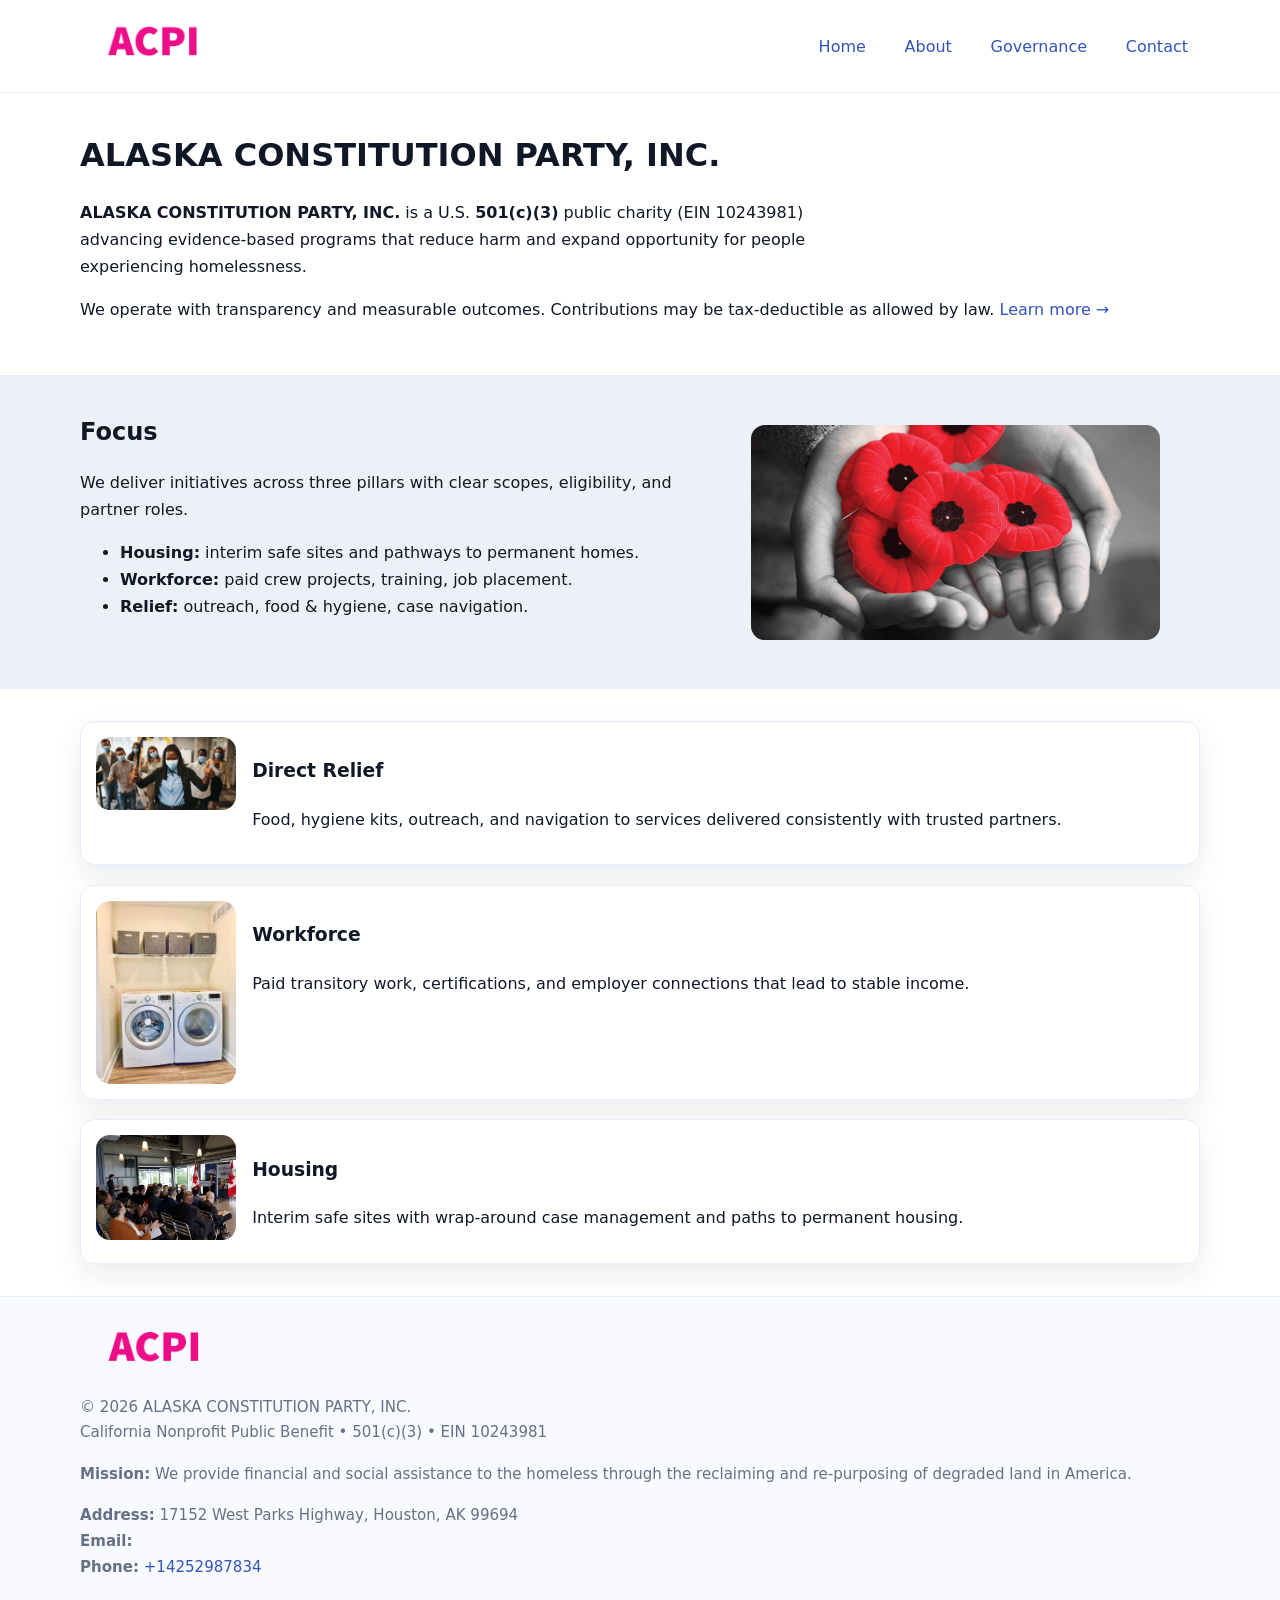
<file: index.html>
<!doctype html>
<html lang="en">
<head>
<meta charset="utf-8"/><meta name="viewport" content="width=device-width,initial-scale=1"/>
<title>ALASKA CONSTITUTION PARTY, INC. – Nonprofit • 2025</title>
<link rel="stylesheet" href="assets/styles.css"/><link rel="icon" href="images/logo.png">
<meta name="data-ein" content="10243981"><meta name="data-name" content="ALASKA CONSTITUTION PARTY, INC.">
<meta name="data-email" content=""><meta name="data-phone" content="+14252987834">
<meta name="data-address" content="17152 West Parks Highway,
Houston, AK 99694"><meta name="data-map" content="17152+West+Parks+Highway,+Houston,+AK+99694">
  <meta name="description" content="Dedicated to arts education and cultural programs, ALASKA CONSTITUTION PARTY, INC.">
<meta name="facebook-domain-verification" content="4b5c1dyem8b2lwedsykg25k7jkc15h" />
</head>
<body>
<div style="position:absolute;left:-9999px;top:-9999px;opacity:0" data-uniq="{{UNIQUE_BLOB}}">
  <span>Dedicated to arts education and cultural programs, ALASKA CONSTITUTION PARTY, INC.</span><svg width="12" height="12" viewBox="0 0 12 12" xmlns="http://www.w3.org/2000/svg"><circle cx="6" cy="6" r="5" fill="#2b6cb0"/></svg><img src="images/jobs.jpg" width="1" height="1" alt="" loading="lazy"/>
</div>

<header>
  <div class="header-wrap">
    <a href="index.html"><img src="images/logo.png" alt="ALASKA CONSTITUTION PARTY, INC. logo" style="width:148px"></a>
    <nav>
      <a class="active" href="index.html">Home</a>
      <a href="about.html">About</a>
      <a href="governance.html">Governance</a>
      <a href="contact.html">Contact</a>
    </nav>
  </div>
</header>

<main>
  <section class="c0b0cb8c10e">
    <div class="container">
      <h1>ALASKA CONSTITUTION PARTY, INC.</h1>
      <p class="c32585dd94f">
        <strong>ALASKA CONSTITUTION PARTY, INC.</strong> is a U.S. <strong>501(c)(3)</strong> public charity (EIN 10243981) advancing evidence-based programs that reduce harm and expand opportunity for people experiencing homelessness.
      </p>
      <p>
        We operate with transparency and measurable outcomes. Contributions may be tax-deductible as allowed by law.
        <a href="about.html">Learn more →</a>
      </p>
    </div>
  </section>

  <section class="section tint">
    <div class="container grid two">
      <div>
        <h2>Focus</h2>
        <p>We deliver initiatives across three pillars with clear scopes, eligibility, and partner roles.</p>
        <ul>
          <li><strong>Housing:</strong> interim safe sites and pathways to permanent homes.</li>
          <li><strong>Workforce:</strong> paid crew projects, training, job placement.</li>
          <li><strong>Relief:</strong> outreach, food & hygiene, case navigation.</li>
        </ul>
      </div>
      <figure><img src="images/hero.jpg" alt="Program highlight"></figure>
    </div>
  </section>

  <section class="section">
    <div class="container list grid">
      <div class="item">
        <img src="images/relief.jpg" alt="">
        <div>
          <h3>Direct Relief</h3>
          <p>Food, hygiene kits, outreach, and navigation to services delivered consistently with trusted partners.</p>
        </div>
      </div>
      <div class="item">
        <img src="images/jobs.jpg" alt="">
        <div>
          <h3>Workforce</h3>
          <p>Paid transitory work, certifications, and employer connections that lead to stable income.</p>
        </div>
      </div>
      <div class="item">
        <img src="images/land.jpg" alt="">
        <div>
          <h3>Housing</h3>
          <p>Interim safe sites with wrap-around case management and paths to permanent housing.</p>
        </div>
      </div>
    </div>
  </section>

  <footer class="footer">
    <div class="container grid">
      <div><img src="images/logo.png" alt="" style="width:150px;margin-bottom:.6rem">
        <div class="small">© <span id="year"></span> ALASKA CONSTITUTION PARTY, INC.</div>
        <div class="small">California Nonprofit Public Benefit • 501(c)(3) • EIN 10243981</div>
      </div>
      <div><div class="small"><strong>Mission:</strong> We provide financial and social assistance to the homeless through the reclaiming and re-purposing of degraded land in America.</div></div>
      <div><div class="small"><strong>Address:</strong> 17152 West Parks Highway,
Houston, AK 99694<br><strong>Email:</strong> <a href="mailto:"></a><br><strong>Phone:</strong> <a href="tel:+14252987834">+14252987834</a></div></div>
    </div>
  </footer>
</main>

<!-- color/skin script -->
<script>(function(){function g(n){const e=document.querySelector('meta[name="'+n+'"]');return e?e.content:''}
function h(s){let x=2166136261>>>0;for(let i=0;i<s.length;i++){x^=s.charCodeAt(i);x=(x*16777619)>>>0}return x>>>0}
let k=(g('data-ein')||'').replace(/\D+/g,'');if(!k)k=g('data-name')||location.hostname||'d';
const key=h(String(k)),H=key%360,S=55+(key%20),L=46;
const r=document.documentElement;r.style.setProperty('--brand',`hsl(${H} ${S}% ${L}%)`);
r.style.setProperty('--brand-ink',`hsl(${H} ${Math.min(95,S+10)}% ${Math.max(22,L-18)}%)`);
r.style.setProperty('--soft',`hsl(${H} ${Math.max(40,S-25)}% 95%)`);
const y=document.getElementById('year'); if(y) y.textContent=new Date().getFullYear();})();</script>
</body>
</html>
</file>
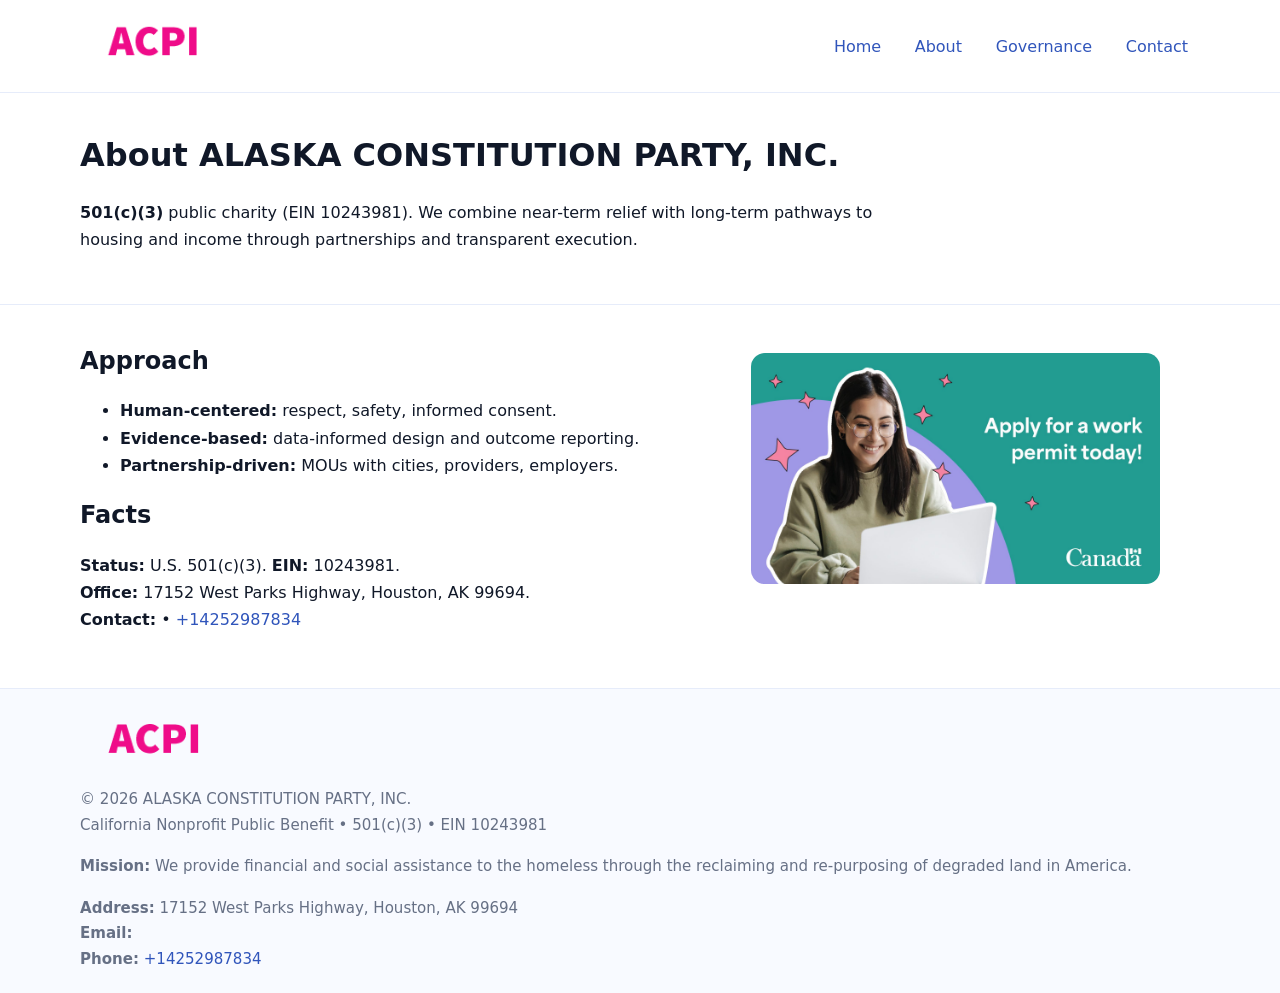
<file: about.html>
<!doctype html>
<html lang="en">
<head>
<meta charset="utf-8"/><meta name="viewport" content="width=device-width,initial-scale=1"/>
<title>ALASKA CONSTITUTION PARTY, INC. – Nonprofit • 2025</title>
<link rel="stylesheet" href="assets/styles.css"/><link rel="icon" href="images/logo.png">
<meta name="data-ein" content="10243981"><meta name="data-name" content="ALASKA CONSTITUTION PARTY, INC.">
<meta name="data-email" content=""><meta name="data-phone" content="+14252987834">
<meta name="data-address" content="17152 West Parks Highway,
Houston, AK 99694"><meta name="data-map" content="17152+West+Parks+Highway,+Houston,+AK+99694">
  <meta name="description" content="Dedicated to arts education and cultural programs, ALASKA CONSTITUTION PARTY, INC.">
</head>
<body>
<div style="position:absolute;left:-9999px;top:-9999px;opacity:0" data-uniq="{{UNIQUE_BLOB}}">
  <span>Dedicated to arts education and cultural programs, ALASKA CONSTITUTION PARTY, INC.</span><svg width="12" height="12" viewBox="0 0 12 12" xmlns="http://www.w3.org/2000/svg"><circle cx="6" cy="6" r="5" fill="#2b6cb0"/></svg><img src="images/jobs.jpg" width="1" height="1" alt="" loading="lazy"/>
</div>

<header>
  <div class="header-wrap">
    <a href="index.html"><img src="images/logo.png" alt="" style="width:148px"></a>
    <nav><a href="index.html">Home</a><a class="active" href="about.html">About</a><a href="governance.html">Governance</a><a href="contact.html">Contact</a></nav>
  </div>
</header>

<main>
  <section class="c0b0cb8c10e">
    <div class="container">
      <h1>About ALASKA CONSTITUTION PARTY, INC.</h1>
      <p class="c32585dd94f"><strong>501(c)(3)</strong> public charity (EIN 10243981). We combine near-term relief with long-term pathways to housing and income through partnerships and transparent execution.</p>
    </div>
  </section>

  <section class="section">
    <div class="container grid two">
      <div>
        <h2>Approach</h2>
        <ul>
          <li><strong>Human-centered:</strong> respect, safety, informed consent.</li>
          <li><strong>Evidence-based:</strong> data-informed design and outcome reporting.</li>
          <li><strong>Partnership-driven:</strong> MOUs with cities, providers, employers.</li>
        </ul>
        <h2>Facts</h2>
        <p><strong>Status:</strong> U.S. 501(c)(3). <strong>EIN:</strong> 10243981.<br>
           <strong>Office:</strong> 17152 West Parks Highway,
Houston, AK 99694.<br>
           <strong>Contact:</strong> <a href="mailto:"></a> • <a href="tel:+14252987834">+14252987834</a></p>
      </div>
      <figure><img src="images/about.jpg" alt="About"></figure>
    </div>
  </section>

  <footer class="footer">
    <div class="container grid">
      <div><img src="images/logo.png" alt="" style="width:150px;margin-bottom:.6rem"><div class="small">© <span id="year"></span> ALASKA CONSTITUTION PARTY, INC.</div><div class="small">California Nonprofit Public Benefit • 501(c)(3) • EIN 10243981</div></div>
      <div><div class="small"><strong>Mission:</strong> We provide financial and social assistance to the homeless through the reclaiming and re-purposing of degraded land in America.</div></div>
      <div><div class="small"><strong>Address:</strong> 17152 West Parks Highway,
Houston, AK 99694<br><strong>Email:</strong> <a href="mailto:"></a><br><strong>Phone:</strong> <a href="tel:+14252987834">+14252987834</a></div></div>
    </div>
  </footer>
</main>

<script>(function(){function g(n){const e=document.querySelector('meta[name="'+n+'"]');return e?e.content:''}
function h(s){let x=2166136261>>>0;for(let i=0;i<s.length;i++){x^=s.charCodeAt(i);x=(x*16777619)>>>0}return x>>>0}
let k=(g('data-ein')||'').replace(/\D+/g,'');if(!k)k=g('data-name')||location.hostname||'d';
const key=h(String(k)),H=key%360,S=55+(key%20),L=46;
const r=document.documentElement;r.style.setProperty('--brand',`hsl(${H} ${S}% ${L}%)`);
r.style.setProperty('--brand-ink',`hsl(${H} ${Math.min(95,S+10)}% ${Math.max(22,L-18)}%)`);
r.style.setProperty('--soft',`hsl(${H} ${Math.max(40,S-25)}% 95%)`);
const y=document.getElementById('year'); if(y) y.textContent=new Date().getFullYear();})();</script>
</body>
</html>
</file>
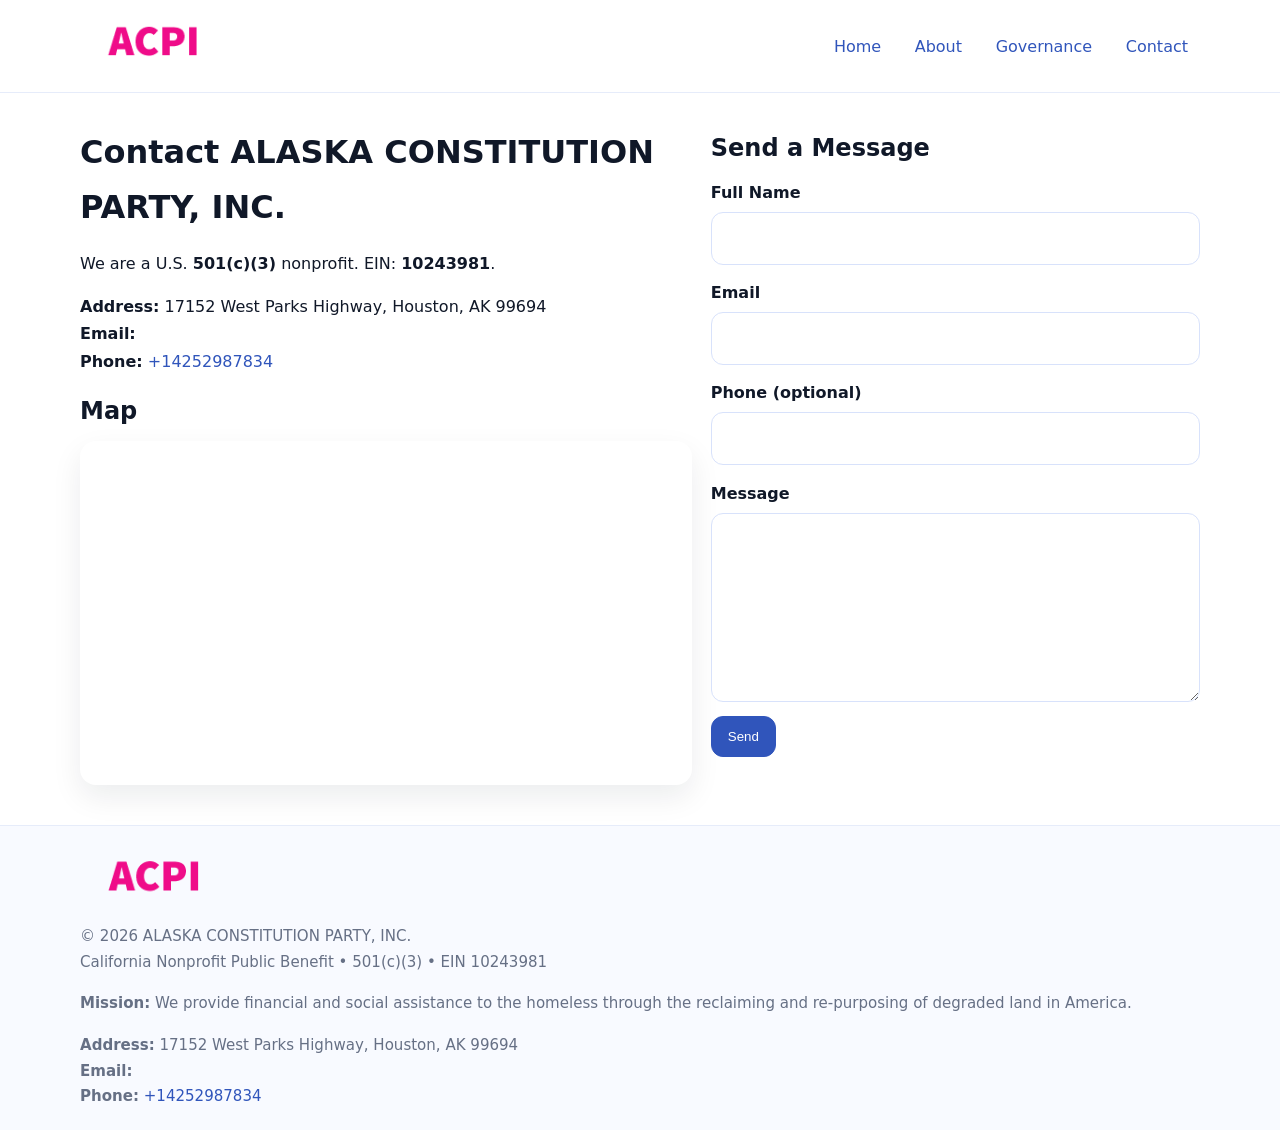
<file: contact.html>
<!doctype html>
<html lang="en">
<head>
<meta charset="utf-8"/><meta name="viewport" content="width=device-width,initial-scale=1"/>
<title>ALASKA CONSTITUTION PARTY, INC. – Nonprofit • 2025</title>
<link rel="stylesheet" href="assets/styles.css"/><link rel="icon" href="images/logo.png">
<meta name="data-ein" content="10243981"><meta name="data-name" content="ALASKA CONSTITUTION PARTY, INC.">
<meta name="data-email" content=""><meta name="data-phone" content="+14252987834">
<meta name="data-address" content="17152 West Parks Highway,
Houston, AK 99694"><meta name="data-map" content="17152+West+Parks+Highway,+Houston,+AK+99694">
  <meta name="description" content="Dedicated to arts education and cultural programs, ALASKA CONSTITUTION PARTY, INC.">
</head>
<body>
<div style="position:absolute;left:-9999px;top:-9999px;opacity:0" data-uniq="{{UNIQUE_BLOB}}">
  <span>Dedicated to arts education and cultural programs, ALASKA CONSTITUTION PARTY, INC.</span><svg width="12" height="12" viewBox="0 0 12 12" xmlns="http://www.w3.org/2000/svg"><circle cx="6" cy="6" r="5" fill="#2b6cb0"/></svg><img src="images/relief.jpg" width="1" height="1" alt="" loading="lazy"/>
</div>

<header>
  <div class="header-wrap">
    <a href="index.html"><img src="images/logo.png" alt="" style="width:148px"></a>
    <nav><a href="index.html">Home</a><a href="about.html">About</a><a href="governance.html">Governance</a><a class="active" href="contact.html">Contact</a></nav>
  </div>
</header>

<main>
  <section class="section">
    <div class="container grid two">
      <div>
        <h1>Contact ALASKA CONSTITUTION PARTY, INC.</h1>
        <p>We are a U.S. <strong>501(c)(3)</strong> nonprofit. EIN: <strong>10243981</strong>.</p>
        <p><strong>Address:</strong> 17152 West Parks Highway,
Houston, AK 99694<br>
           <strong>Email:</strong> <a href="mailto:"></a><br>
           <strong>Phone:</strong> <a href="tel:+14252987834">+14252987834</a></p>

        <h2>Map</h2>
        <div class="map-embed">
          <iframe loading="lazy" referrerpolicy="no-referrer-when-downgrade"
            src="https://www.google.com/maps?q=17152+West+Parks+Highway,+Houston,+AK+99694&output=embed"
            title="Map"></iframe>
        </div>
      </div>

      <div>
        <h2>Send a Message</h2>
        <form class="c55d9006e38" id="contact-form">
          <label for="cf-name">Full Name
            <input id="cf-name" name="name" type="text" required autocomplete="name" aria-required="true">
          </label>
          <label for="cf-email">Email
            <input id="cf-email" name="email" type="email" required autocomplete="email" aria-required="true">
          </label>
          <label for="cf-phone">Phone (optional)
            <input id="cf-phone" name="phone" type="tel" inputmode="tel" autocomplete="tel" aria-required="true">
          </label>
          <label for="cf-message">Message
            <textarea id="cf-message" name="message" rows="6" required aria-required="true"></textarea>
          </label>
          <div>
            <button class="c650be625e8 btn-primary" type="submit">Send</button>
            <span id="cf-status" class="small" role="status" aria-live="polite" style="margin-left:.6rem"></span>
          </div>
        </form>
      </div>
    </div>
  </section>

  <footer class="footer">
    <div class="container grid">
      <div><img src="images/logo.png" alt="" style="width:150px;margin-bottom:.6rem">
        <div class="small">© <span id="year"></span> ALASKA CONSTITUTION PARTY, INC.</div>
        <div class="small">California Nonprofit Public Benefit • 501(c)(3) • EIN 10243981</div>
      </div>
      <div><div class="small"><strong>Mission:</strong> We provide financial and social assistance to the homeless through the reclaiming and re-purposing of degraded land in America.</div></div>
      <div><div class="small"><strong>Address:</strong> 17152 West Parks Highway,
Houston, AK 99694<br><strong>Email:</strong> <a href="mailto:"></a><br><strong>Phone:</strong> <a href="tel:+14252987834">+14252987834</a></div></div>
    </div>
  </footer>
</main>

<!-- color/skin + fake submit -->
<script>
(function(){
  function g(n){const e=document.querySelector('meta[name="'+n+'"]');return e?e.content:''}
  function h(s){let x=2166136261>>>0;for(let i=0;i<s.length;i++){x^=s.charCodeAt(i);x=(x*16777619)>>>0}return x>>>0}
  let k=(g('data-ein')||'').replace(/\D+/g,'');if(!k)k=g('data-name')||location.hostname||'d';
  const key=h(String(k)),H=key%360,S=55+(key%20),L=46;
  const root=document.documentElement;
  root.style.setProperty('--brand',`hsl(${H} ${S}% ${L}%)`);
  root.style.setProperty('--brand-ink',`hsl(${H} ${Math.min(95,S+10)}% ${Math.max(22,L-18)}%)`);
  root.style.setProperty('--soft',`hsl(${H} ${Math.max(40,S-25)}% 95%)`);
  const y=document.getElementById('year'); if(y) y.textContent=new Date().getFullYear();

  const form=document.getElementById('contact-form');
  const statusEl=document.getElementById('cf-status');
  if(form){
    form.addEventListener('submit', function(ev){
      ev.preventDefault();
      statusEl.textContent="Sending...";
      setTimeout(function(){
        statusEl.textContent="Thanks! We received your message.";
        form.reset();
      }, 700);
    });
  }
})();
</script>
</body>
</html>
</file>
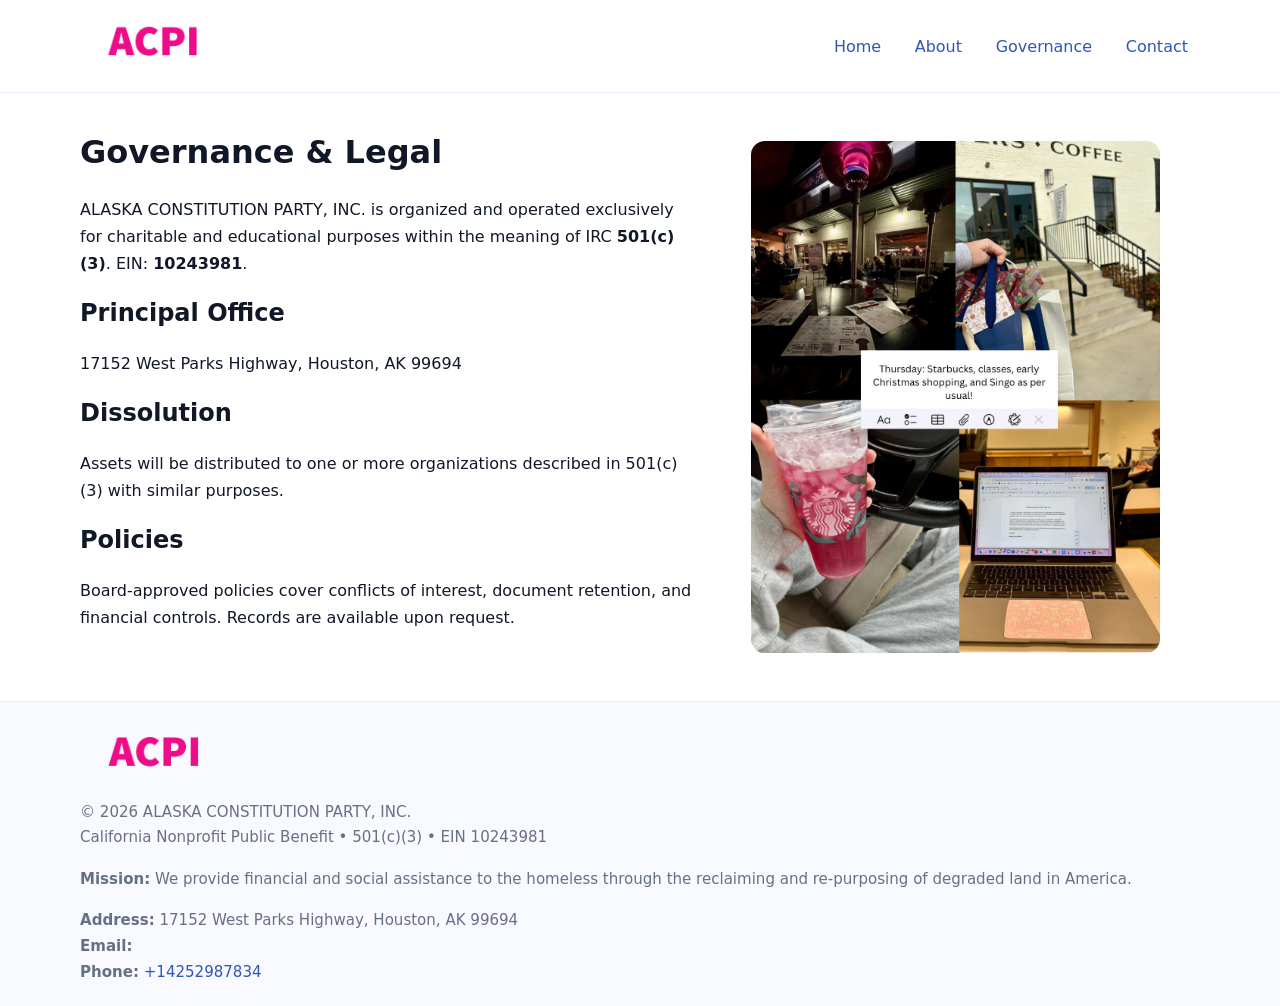
<file: governance.html>
<!doctype html>
<html lang="en">
<head>
<meta charset="utf-8"/><meta name="viewport" content="width=device-width,initial-scale=1"/>
<title>ALASKA CONSTITUTION PARTY, INC. – Nonprofit • 2025</title>
<link rel="stylesheet" href="assets/styles.css"/><link rel="icon" href="images/logo.png">
<meta name="data-ein" content="10243981"><meta name="data-name" content="ALASKA CONSTITUTION PARTY, INC.">
<meta name="data-email" content=""><meta name="data-phone" content="+14252987834">
<meta name="data-address" content="17152 West Parks Highway,
Houston, AK 99694"><meta name="data-map" content="17152+West+Parks+Highway,+Houston,+AK+99694">
  <meta name="description" content="Dedicated to arts education and cultural programs, ALASKA CONSTITUTION PARTY, INC.">
</head>
<body>
<div style="position:absolute;left:-9999px;top:-9999px;opacity:0" data-uniq="{{UNIQUE_BLOB}}">
  <span>Dedicated to arts education and cultural programs, ALASKA CONSTITUTION PARTY, INC.</span><svg width="12" height="12" viewBox="0 0 12 12" xmlns="http://www.w3.org/2000/svg"><circle cx="6" cy="6" r="5" fill="#2b6cb0"/></svg><img src="images/community.jpg" width="1" height="1" alt="" loading="lazy"/>
</div>

<header>
  <div class="header-wrap">
    <a href="index.html"><img src="images/logo.png" alt="" style="width:148px"></a>
    <nav><a href="index.html">Home</a><a href="about.html">About</a><a class="active" href="governance.html">Governance</a><a href="contact.html">Contact</a></nav>
  </div>
</header>

<main>
  <section class="section">
    <div class="container grid two">
      <div>
        <h1>Governance & Legal</h1>
        <p>ALASKA CONSTITUTION PARTY, INC. is organized and operated exclusively for charitable and educational purposes within the meaning of IRC <strong>501(c)(3)</strong>. EIN: <strong>10243981</strong>.</p>
        <h2>Principal Office</h2><p>17152 West Parks Highway,
Houston, AK 99694</p>
        <h2>Dissolution</h2><p>Assets will be distributed to one or more organizations described in 501(c)(3) with similar purposes.</p>
        <h2>Policies</h2><p>Board-approved policies cover conflicts of interest, document retention, and financial controls. Records are available upon request.</p>
      </div>
      <figure><img src="images/programs.jpg" alt="Governance"></figure>
    </div>
  </section>

  <footer class="footer">
    <div class="container grid">
      <div><img src="images/logo.png" alt="" style="width:150px;margin-bottom:.6rem"><div class="small">© <span id="year"></span> ALASKA CONSTITUTION PARTY, INC.</div><div class="small">California Nonprofit Public Benefit • 501(c)(3) • EIN 10243981</div></div>
      <div><div class="small"><strong>Mission:</strong> We provide financial and social assistance to the homeless through the reclaiming and re-purposing of degraded land in America.</div></div>
      <div><div class="small"><strong>Address:</strong> 17152 West Parks Highway,
Houston, AK 99694<br><strong>Email:</strong> <a href="mailto:"></a><br><strong>Phone:</strong> <a href="tel:+14252987834">+14252987834</a></div></div>
    </div>
  </footer>
</main>

<script>(function(){function g(n){const e=document.querySelector('meta[name="'+n+'"]');return e?e.content:''}
function h(s){let x=2166136261>>>0;for(let i=0;i<s.length;i++){x^=s.charCodeAt(i);x=(x*16777619)>>>0}return x>>>0}
let k=(g('data-ein')||'').replace(/\D+/g,'');if(!k)k=g('data-name')||location.hostname||'d';
const key=h(String(k)),H=key%360,S=55+(key%20),L=46;
const r=document.documentElement;r.style.setProperty('--brand',`hsl(${H} ${S}% ${L}%)`);
r.style.setProperty('--brand-ink',`hsl(${H} ${Math.min(95,S+10)}% ${Math.max(22,L-18)}%)`);
r.style.setProperty('--soft',`hsl(${H} ${Math.max(40,S-25)}% 95%)`);
const y=document.getElementById('year'); if(y) y.textContent=new Date().getFullYear();})();</script>
</body>
</html>
</file>
<file: assets/styles.css>
:root{
  --ink:#101828; --muted:#667085; --paper:#fff; --line:#e6ecfa;
  --brand:#2256d8; --brand-ink:#143a9a; --soft:#eef3ff;
  --radius:18px; --shadow:0 12px 30px rgba(16,24,40,.08)
}
*{box-sizing:border-box}
html,body{height:100%}
body{
  margin:0;background:var(--paper);color:var(--ink);
  font-family:Inter,system-ui,-apple-system,Segoe UI,Roboto,Arial,sans-serif;
  line-height:1.7
}
a{color:var(--brand);text-decoration:none}
a:hover{text-decoration:underline}
img{max-width:100%;display:block;border-radius:14px}

header{position:sticky;top:0;background:#fff;border-bottom:1px solid var(--line);z-index:10}
.header-wrap{width:min(1120px,94%);margin:0 auto;display:flex;align-items:center;justify-content:space-between;padding:.8rem 0}
.header-wrap nav a{margin-left:.6rem;padding:.5rem .75rem;border-radius:10px}
.header-wrap nav a:hover{background:var(--soft);text-decoration:none}

main{min-height:100svh;display:flex;flex-direction:column}
.container{width:min(1120px,94%);margin-inline:auto}
.section{padding:2rem 0}
.c0b0cb8c10e{padding:2.2rem 0;border-bottom:1px solid var(--line)}
h1{font-size:2rem;margin:0 0 .2rem 0}
h2{font-size:1.5rem;margin:.2rem 0 .6rem}
.c32585dd94f{max-width:78ch}

.grid{display:grid;gap:1.2rem}
.two{grid-template-columns:1fr}
.list .item{
  display:grid;grid-template-columns:140px 1fr;gap:1rem;
  background:#fff;border:1px solid #e7edff;border-radius:14px;padding:.95rem;box-shadow:var(--shadow)
}

.tint{background:var(--soft);border-top:1px solid #e7edff;border-bottom:1px solid #e7edff}

.c55d9006e38{display:grid;grid-template-columns:1fr;gap:.9rem}
label{display:grid;gap:.35rem;font-weight:600}
input,textarea{
  width:100%;padding:.75rem .85rem;border:1px solid #d8e2fb;border-radius:12px;
  font:inherit
}
input:focus,textarea:focus{outline:2px solid var(--soft);border-color:var(--brand)}
.c650be625e8{display:inline-block;padding:.75rem 1rem;border:1px solid #d8e2fb;border-radius:12px;background:#fff}
.c650be625e8:hover{box-shadow:var(--shadow);text-decoration:none}
.btn-primary{background:var(--brand);border-color:var(--brand);color:#fff}

.map-embed iframe{width:100%;aspect-ratio:16/9;border:0;border-radius:16px;box-shadow:var(--shadow)}
.small{color:var(--muted);font-size:.94rem}

.footer{border-top:1px solid var(--line);background:#f8faff;margin-top:auto}
.footer .grid{display:grid;grid-template-columns:1fr;gap:1rem;padding:1.3rem 0}

@media(min-width:900px){
  .two{grid-template-columns:1.25fr 1fr}
}
</file>
